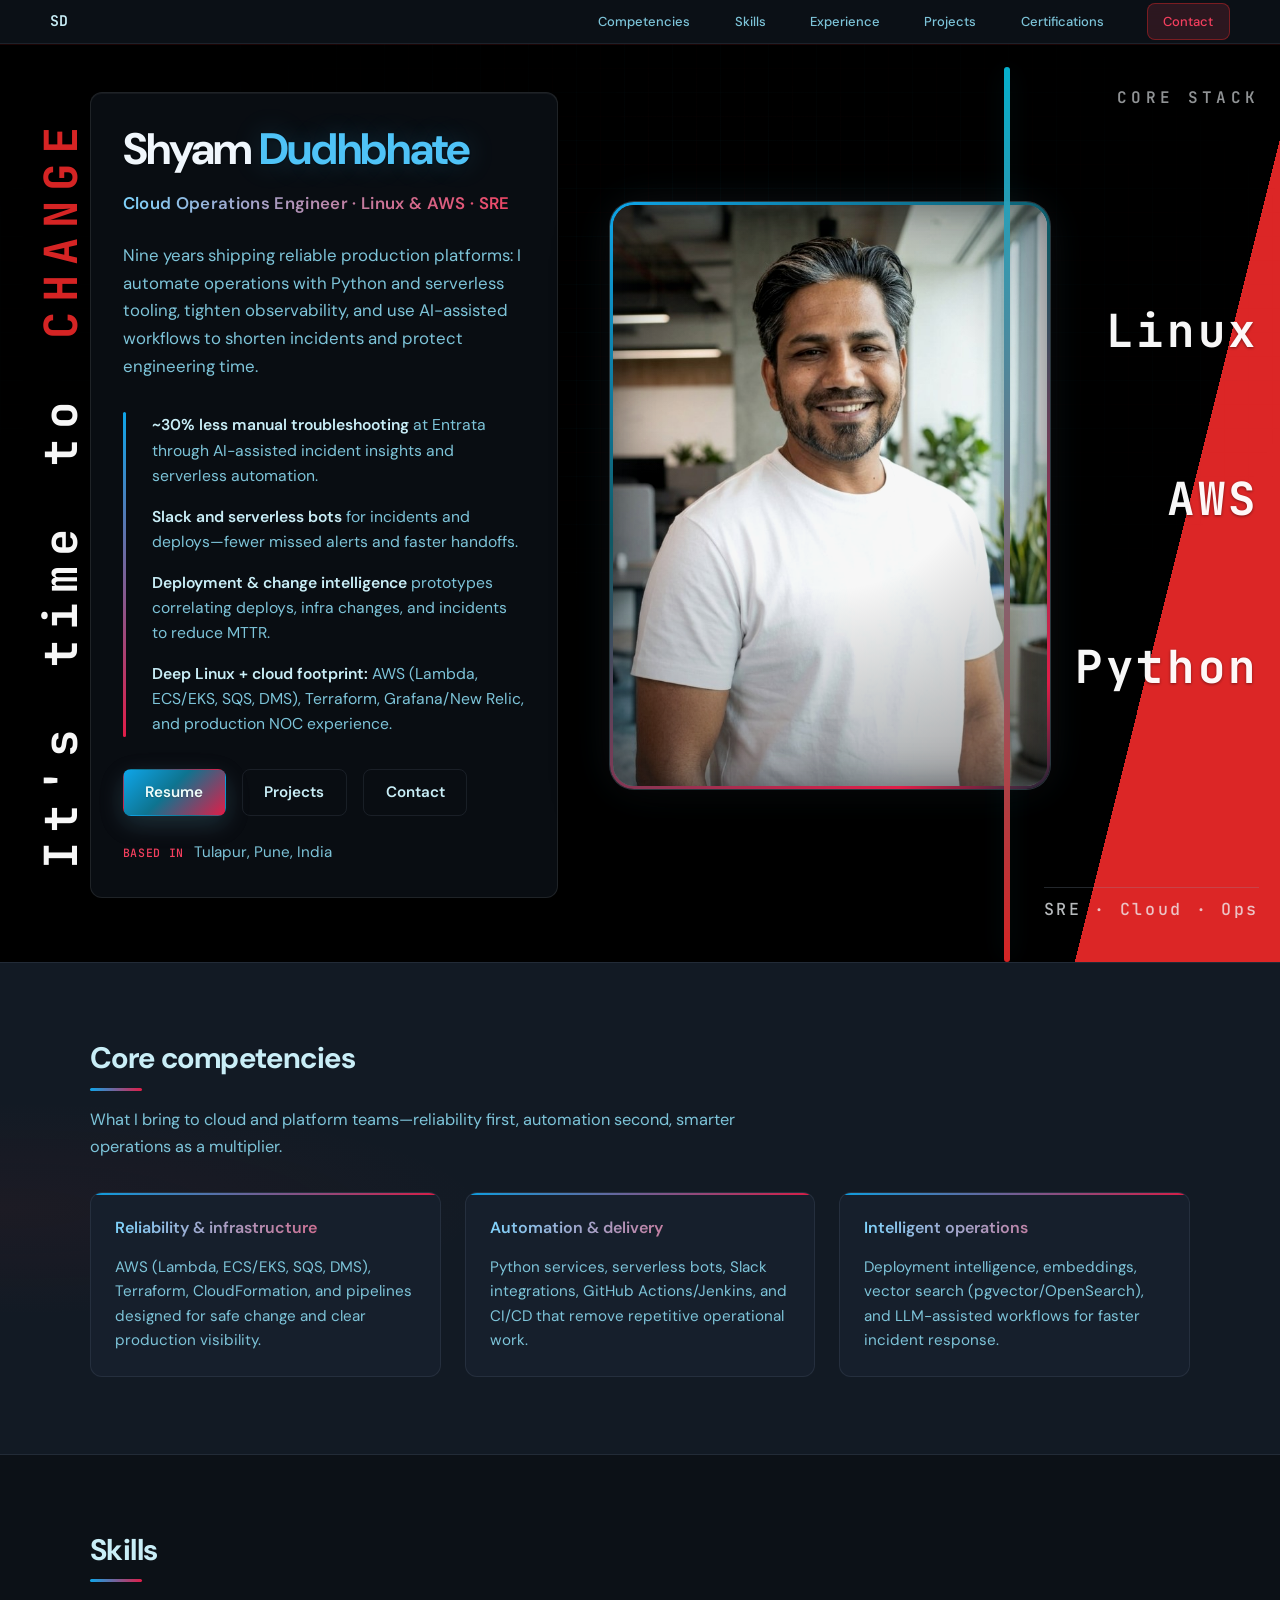
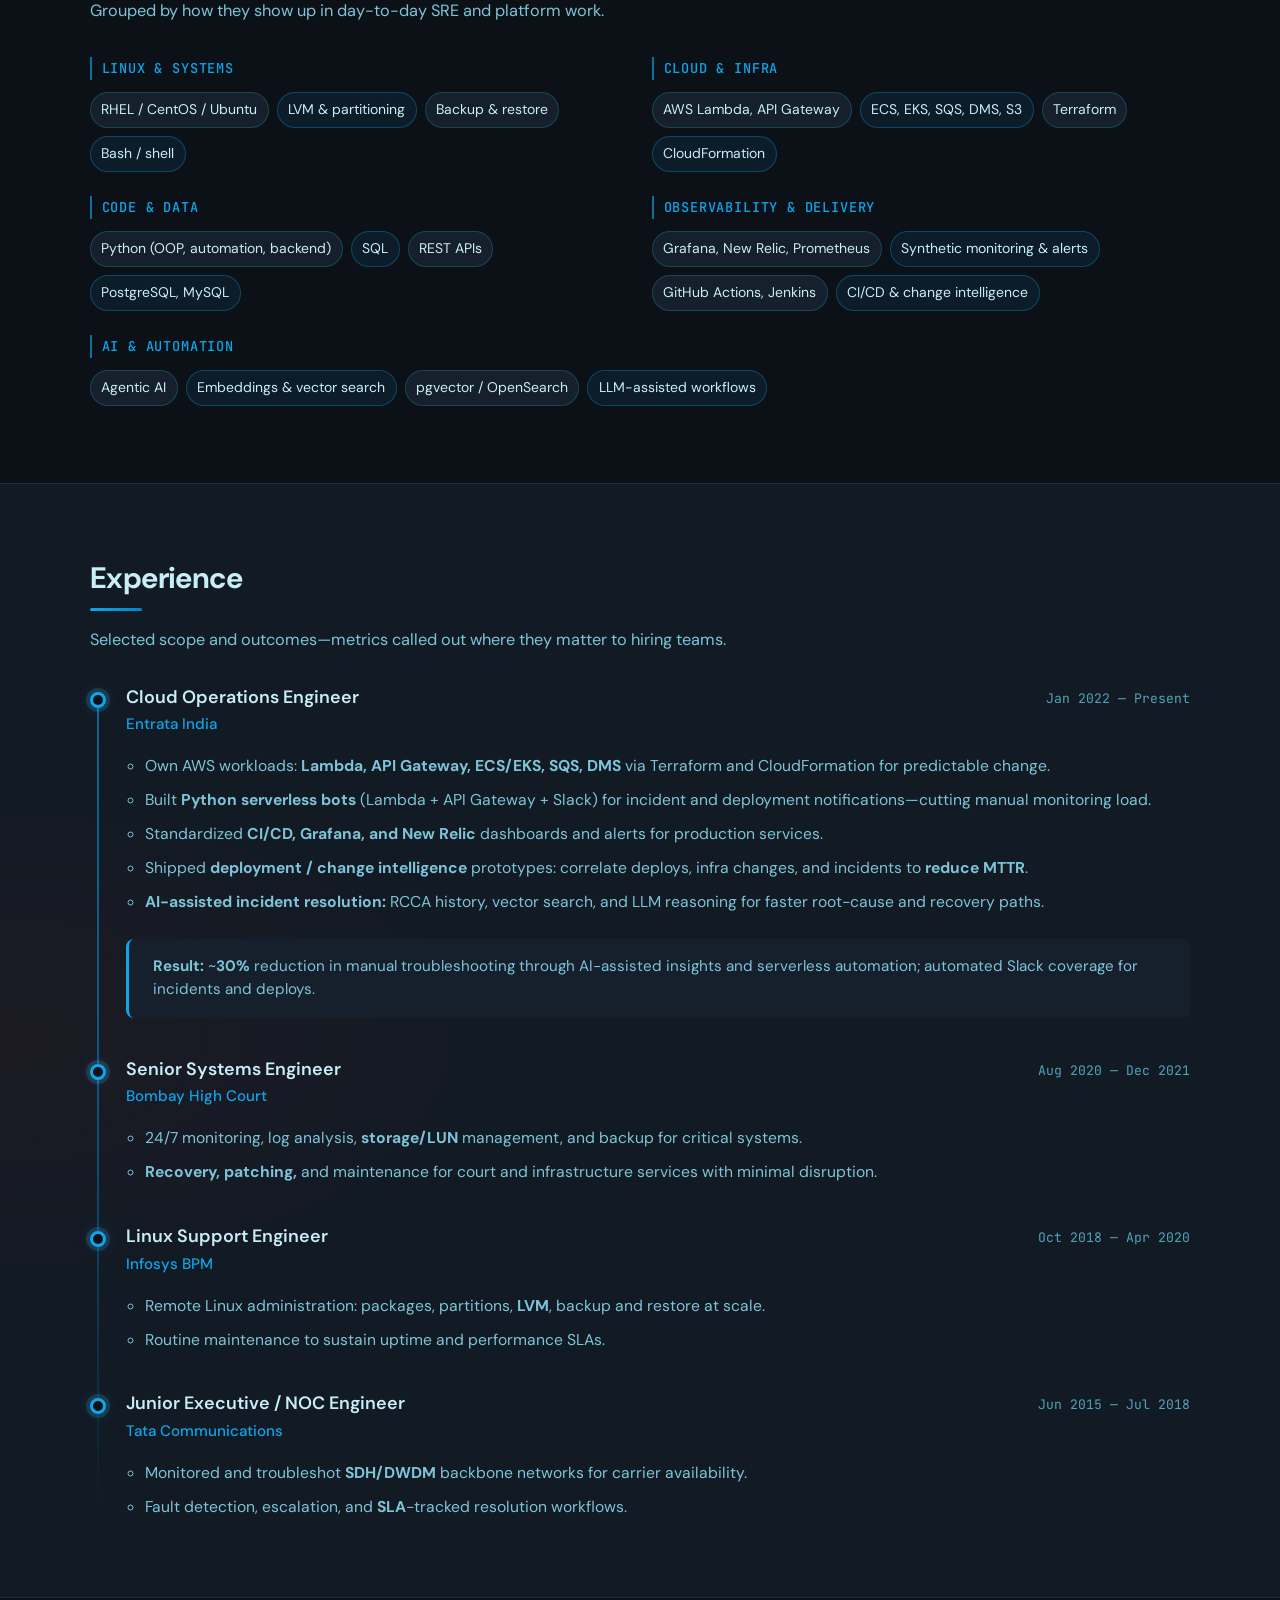
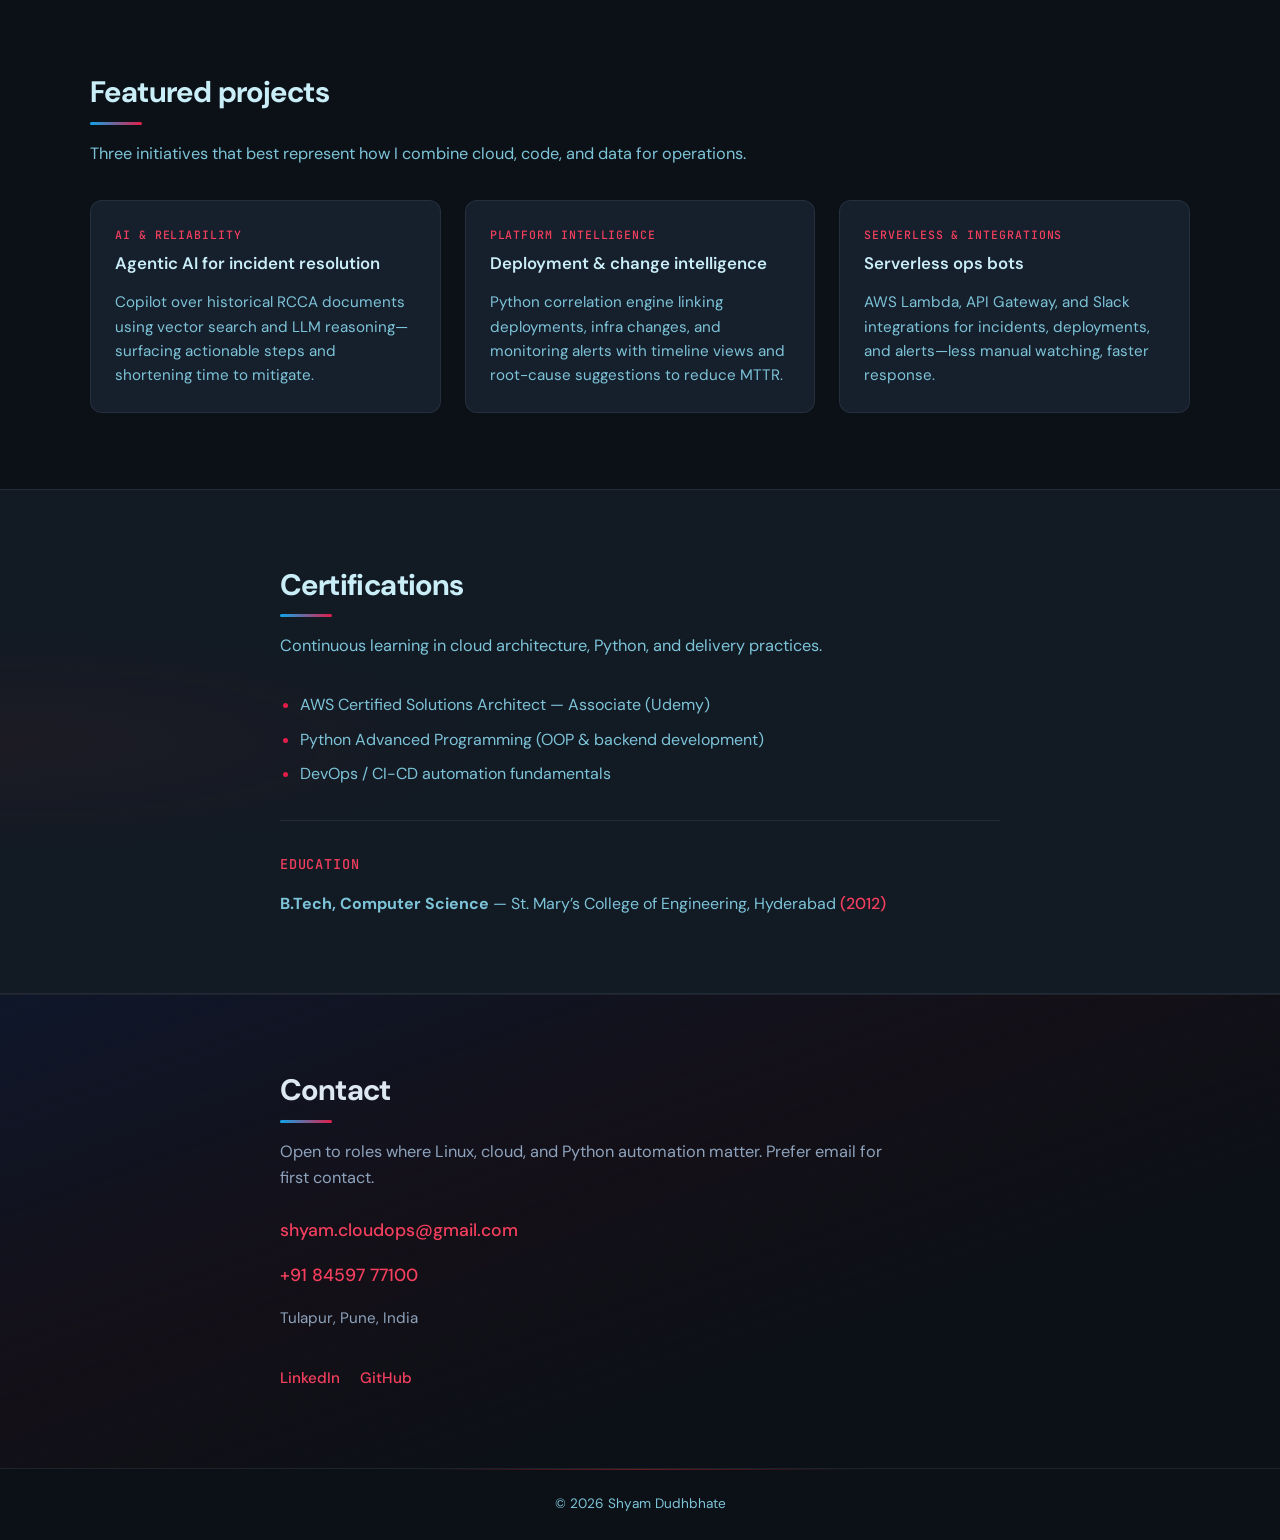
<file: index.html>
<!DOCTYPE html>
<html lang="en">
  <head>
    <meta charset="UTF-8" />
    <meta name="viewport" content="width=device-width, initial-scale=1.0" />
    <meta
      name="description"
      content="Shyam Dudhbhate — Cloud Operations & Linux Engineer. AWS, Python automation, SRE, and AI-assisted incident resolution."
    />
    <title>Shyam Dudhbhate — Cloud Operations &amp; SRE</title>
    <link rel="preconnect" href="https://fonts.googleapis.com" />
    <link rel="preconnect" href="https://fonts.gstatic.com" crossorigin />
    <link
      href="https://fonts.googleapis.com/css2?family=DM+Sans:ital,opsz,wght@0,9..40,400;0,9..40,500;0,9..40,600;0,9..40,700;1,9..40,400&family=JetBrains+Mono:wght@400;500&display=swap"
      rel="stylesheet"
    />
    <link rel="stylesheet" href="css/styles-red-preview.css" />
  </head>
  <body>
    <a class="skip-link" href="#main">Skip to content</a>
    <header class="site-header">
      <nav class="nav" aria-label="Primary">
        <a class="nav__brand" href="#hero">SD</a>
        <div class="nav__end">
          <button
            class="nav__toggle"
            type="button"
            aria-expanded="false"
            aria-controls="nav-menu"
            aria-label="Open menu"
          >
            <span class="nav__toggle-bar"></span>
            <span class="nav__toggle-bar"></span>
          </button>
          <ul id="nav-menu" class="nav__links">
            <li><a href="#competencies">Competencies</a></li>
            <li><a href="#skills">Skills</a></li>
            <li><a href="#experience">Experience</a></li>
            <li><a href="#projects">Projects</a></li>
            <li><a href="#certifications">Certifications</a></li>
            <li><a href="#contact" class="nav__cta">Contact</a></li>
          </ul>
        </div>
      </nav>
    </header>

    <main id="main">
      <section id="hero" class="hero" aria-labelledby="hero-heading">
        <div class="hero__grid" aria-hidden="true"></div>
        <p class="hero__sidetext hero__sidetext--left" aria-hidden="true">
          <span class="hero__sidetext-inner">
            It's time to <span class="hero__sidetext-change">CHANGE</span>
          </span>
        </p>
        <p class="hero__sidetext hero__sidetext--right" aria-hidden="true">
          <span class="hero__sidetext-stack">
            <span class="hero__sidetext-stack-label">Core stack</span>
            <span class="hero__sidetext-stack-main">
              <span class="hero__sidetext-stack-line">Linux</span>
              <span class="hero__sidetext-stack-line hero__sidetext-accent">AWS</span>
              <span class="hero__sidetext-stack-line">Python</span>
            </span>
            <span class="hero__sidetext-stack-footer">SRE · Cloud · Ops</span>
          </span>
        </p>
        <div class="hero__inner">
          <div class="hero__layout">
            <div class="hero__content">
              <h1 id="hero-heading" class="hero__title">
                <span class="hero__title-given">Shyam</span>
                <span class="hero__title-family">Dudhbhate</span>
              </h1>
              <p class="hero__role">Cloud Operations Engineer · Linux &amp; AWS · SRE</p>
              <p class="hero__impact">
                Nine years shipping reliable production platforms: I automate operations with Python and
                serverless tooling, tighten observability, and use AI-assisted workflows to shorten
                incidents and protect engineering time.
              </p>

              <h2 class="visually-hidden">Key achievements</h2>
              <ul class="hero__achievements">
                <li>
                  <strong>~30% less manual troubleshooting</strong> at Entrata through AI-assisted
                  incident insights and serverless automation.
                </li>
                <li>
                  <strong>Slack and serverless bots</strong> for incidents and deploys—fewer missed
                  alerts and faster handoffs.
                </li>
                <li>
                  <strong>Deployment &amp; change intelligence</strong> prototypes correlating deploys,
                  infra changes, and incidents to reduce MTTR.
                </li>
                <li>
                  <strong>Deep Linux + cloud footprint:</strong> AWS (Lambda, ECS/EKS, SQS, DMS),
                  Terraform, Grafana/New Relic, and production NOC experience.
                </li>
              </ul>

              <div class="hero__actions" role="group" aria-label="Primary actions">
                <a class="btn btn--primary" href="resume.pdf" download>Resume</a>
                <a class="btn btn--ghost" href="#projects">Projects</a>
                <a class="btn btn--ghost" href="#contact">Contact</a>
              </div>

              <p class="hero__location">
                <span class="hero__location-label">Based in</span> Tulapur, Pune, India
              </p>
            </div>

            <figure class="hero__figure" aria-label="Portrait">
              <div class="hero__portrait">
                <div class="hero__portrait-inner">
                  <img
                    class="hero__photo"
                    src="images/profile.png"
                    width="440"
                    height="587"
                    alt="Shyam Dudhbhate, Cloud Operations engineer"
                    decoding="async"
                  />
                </div>
              </div>
            </figure>
          </div>
        </div>
      </section>

      <section id="competencies" class="section section--alt" aria-labelledby="competencies-heading">
        <div class="container">
          <header class="section__header">
            <h2 id="competencies-heading" class="section__title">Core competencies</h2>
            <p class="section__lede">
              What I bring to cloud and platform teams—reliability first, automation second, smarter
              operations as a multiplier.
            </p>
          </header>
          <div class="competencies">
            <article class="competency-card">
              <h3 class="competency-card__title">Reliability &amp; infrastructure</h3>
              <p class="competency-card__text">
                AWS (Lambda, ECS/EKS, SQS, DMS), Terraform, CloudFormation, and pipelines designed for
                safe change and clear production visibility.
              </p>
            </article>
            <article class="competency-card">
              <h3 class="competency-card__title">Automation &amp; delivery</h3>
              <p class="competency-card__text">
                Python services, serverless bots, Slack integrations, GitHub Actions/Jenkins, and CI/CD
                that remove repetitive operational work.
              </p>
            </article>
            <article class="competency-card">
              <h3 class="competency-card__title">Intelligent operations</h3>
              <p class="competency-card__text">
                Deployment intelligence, embeddings, vector search (pgvector/OpenSearch), and
                LLM-assisted workflows for faster incident response.
              </p>
            </article>
          </div>
        </div>
      </section>

      <section id="skills" class="section" aria-labelledby="skills-heading">
        <div class="container">
          <header class="section__header">
            <h2 id="skills-heading" class="section__title">Skills</h2>
            <p class="section__lede">
              Grouped by how they show up in day-to-day SRE and platform work.
            </p>
          </header>
          <div class="skills">
            <div class="skills__group">
              <h3 class="skills__heading">Linux &amp; systems</h3>
              <ul class="tag-list">
                <li>RHEL / CentOS / Ubuntu</li>
                <li>LVM &amp; partitioning</li>
                <li>Backup &amp; restore</li>
                <li>Bash / shell</li>
              </ul>
            </div>
            <div class="skills__group">
              <h3 class="skills__heading">Cloud &amp; infra</h3>
              <ul class="tag-list">
                <li>AWS Lambda, API Gateway</li>
                <li>ECS, EKS, SQS, DMS, S3</li>
                <li>Terraform</li>
                <li>CloudFormation</li>
              </ul>
            </div>
            <div class="skills__group">
              <h3 class="skills__heading">Code &amp; data</h3>
              <ul class="tag-list">
                <li>Python (OOP, automation, backend)</li>
                <li>SQL</li>
                <li>REST APIs</li>
                <li>PostgreSQL, MySQL</li>
              </ul>
            </div>
            <div class="skills__group">
              <h3 class="skills__heading">Observability &amp; delivery</h3>
              <ul class="tag-list">
                <li>Grafana, New Relic, Prometheus</li>
                <li>Synthetic monitoring &amp; alerts</li>
                <li>GitHub Actions, Jenkins</li>
                <li>CI/CD &amp; change intelligence</li>
              </ul>
            </div>
            <div class="skills__group skills__group--wide">
              <h3 class="skills__heading">AI &amp; automation</h3>
              <ul class="tag-list">
                <li>Agentic AI</li>
                <li>Embeddings &amp; vector search</li>
                <li>pgvector / OpenSearch</li>
                <li>LLM-assisted workflows</li>
              </ul>
            </div>
          </div>
        </div>
      </section>

      <section id="experience" class="section section--alt" aria-labelledby="experience-heading">
        <div class="container">
          <header class="section__header">
            <h2 id="experience-heading" class="section__title">Experience</h2>
            <p class="section__lede">
              Selected scope and outcomes—metrics called out where they matter to hiring teams.
            </p>
          </header>
          <ol class="timeline">
            <li class="timeline__item">
              <div class="timeline__marker" aria-hidden="true"></div>
              <article class="timeline__content">
                <header class="timeline__header">
                  <div class="timeline__titles">
                    <h3 class="timeline__role">Cloud Operations Engineer</h3>
                    <p class="timeline__company">Entrata India</p>
                  </div>
                  <p class="timeline__dates">
                    <time datetime="2022-01">Jan 2022</time> — <time>Present</time>
                  </p>
                </header>
                <ul class="timeline__list">
                  <li>
                    Own AWS workloads: <strong>Lambda, API Gateway, ECS/EKS, SQS, DMS</strong> via
                    Terraform and CloudFormation for predictable change.
                  </li>
                  <li>
                    Built <strong>Python serverless bots</strong> (Lambda + API Gateway + Slack) for
                    incident and deployment notifications—cutting manual monitoring load.
                  </li>
                  <li>
                    Standardized <strong>CI/CD, Grafana, and New Relic</strong> dashboards and
                    alerts for production services.
                  </li>
                  <li>
                    Shipped <strong>deployment / change intelligence</strong> prototypes: correlate
                    deploys, infra changes, and incidents to <strong>reduce MTTR</strong>.
                  </li>
                  <li>
                    <strong>AI-assisted incident resolution:</strong> RCCA history, vector search, and
                    LLM reasoning for faster root-cause and recovery paths.
                  </li>
                </ul>
                <aside class="timeline__metric" aria-label="Key result">
                  <strong>Result:</strong> ~<strong>30%</strong> reduction in manual troubleshooting
                  through AI-assisted insights and serverless automation; automated Slack coverage for
                  incidents and deploys.
                </aside>
              </article>
            </li>
            <li class="timeline__item">
              <div class="timeline__marker" aria-hidden="true"></div>
              <article class="timeline__content">
                <header class="timeline__header">
                  <div class="timeline__titles">
                    <h3 class="timeline__role">Senior Systems Engineer</h3>
                    <p class="timeline__company">Bombay High Court</p>
                  </div>
                  <p class="timeline__dates">
                    <time datetime="2020-08">Aug 2020</time> —
                    <time datetime="2021-12">Dec 2021</time>
                  </p>
                </header>
                <ul class="timeline__list">
                  <li>
                    24/7 monitoring, log analysis, <strong>storage/LUN</strong> management, and backup
                    for critical systems.
                  </li>
                  <li>
                    <strong>Recovery, patching,</strong> and maintenance for court and infrastructure
                    services with minimal disruption.
                  </li>
                </ul>
              </article>
            </li>
            <li class="timeline__item">
              <div class="timeline__marker" aria-hidden="true"></div>
              <article class="timeline__content">
                <header class="timeline__header">
                  <div class="timeline__titles">
                    <h3 class="timeline__role">Linux Support Engineer</h3>
                    <p class="timeline__company">Infosys BPM</p>
                  </div>
                  <p class="timeline__dates">
                    <time datetime="2018-10">Oct 2018</time> —
                    <time datetime="2020-04">Apr 2020</time>
                  </p>
                </header>
                <ul class="timeline__list">
                  <li>
                    Remote Linux administration: packages, partitions, <strong>LVM</strong>, backup and
                    restore at scale.
                  </li>
                  <li>Routine maintenance to sustain uptime and performance SLAs.</li>
                </ul>
              </article>
            </li>
            <li class="timeline__item">
              <div class="timeline__marker" aria-hidden="true"></div>
              <article class="timeline__content">
                <header class="timeline__header">
                  <div class="timeline__titles">
                    <h3 class="timeline__role">Junior Executive / NOC Engineer</h3>
                    <p class="timeline__company">Tata Communications</p>
                  </div>
                  <p class="timeline__dates">
                    <time datetime="2015-06">Jun 2015</time> —
                    <time datetime="2018-07">Jul 2018</time>
                  </p>
                </header>
                <ul class="timeline__list">
                  <li>
                    Monitored and troubleshot <strong>SDH/DWDM</strong> backbone networks for carrier
                    availability.
                  </li>
                  <li>
                    Fault detection, escalation, and <strong>SLA</strong>-tracked resolution workflows.
                  </li>
                </ul>
              </article>
            </li>
          </ol>
        </div>
      </section>

      <section id="projects" class="section" aria-labelledby="projects-heading">
        <div class="container">
          <header class="section__header">
            <h2 id="projects-heading" class="section__title">Featured projects</h2>
            <p class="section__lede">
              Three initiatives that best represent how I combine cloud, code, and data for operations.
            </p>
          </header>
          <div class="featured-projects">
            <article class="project-card">
              <p class="project-card__label">AI &amp; reliability</p>
              <h3 class="project-card__title">Agentic AI for incident resolution</h3>
              <p class="project-card__text">
                Copilot over historical RCCA documents using vector search and LLM reasoning—surfacing
                actionable steps and shortening time to mitigate.
              </p>
            </article>
            <article class="project-card">
              <p class="project-card__label">Platform intelligence</p>
              <h3 class="project-card__title">Deployment &amp; change intelligence</h3>
              <p class="project-card__text">
                Python correlation engine linking deployments, infra changes, and monitoring alerts with
                timeline views and root-cause suggestions to reduce MTTR.
              </p>
            </article>
            <article class="project-card">
              <p class="project-card__label">Serverless &amp; integrations</p>
              <h3 class="project-card__title">Serverless ops bots</h3>
              <p class="project-card__text">
                AWS Lambda, API Gateway, and Slack integrations for incidents, deployments, and
                alerts—less manual watching, faster response.
              </p>
            </article>
          </div>
        </div>
      </section>

      <section id="certifications" class="section section--alt" aria-labelledby="certifications-heading">
        <div class="container container--narrow">
          <header class="section__header">
            <h2 id="certifications-heading" class="section__title">Certifications</h2>
            <p class="section__lede">
              Continuous learning in cloud architecture, Python, and delivery practices.
            </p>
          </header>
          <div class="cert-grid">
            <ul class="cert-list">
              <li>AWS Certified Solutions Architect — Associate (Udemy)</li>
              <li>Python Advanced Programming (OOP &amp; backend development)</li>
              <li>DevOps / CI-CD automation fundamentals</li>
            </ul>
          </div>
          <div class="education-block">
            <h3 class="education-block__title">Education</h3>
            <p class="education-block__text">
              <strong>B.Tech, Computer Science</strong> — St. Mary’s College of Engineering, Hyderabad
              <span class="education-block__year">(2012)</span>
            </p>
          </div>
        </div>
      </section>

      <section id="contact" class="section section--contact" aria-labelledby="contact-heading">
        <div class="container container--narrow">
          <h2 id="contact-heading" class="section__title section__title--light">Contact</h2>
          <p class="section__lede section__lede--on-dark">
            Open to roles where Linux, cloud, and Python automation matter. Prefer email for first
            contact.
          </p>
          <address class="contact__address">
            <a class="contact__link" href="mailto:shyam.cloudops@gmail.com">shyam.cloudops@gmail.com</a>
            <a class="contact__link" href="tel:+918459777100">+91 84597 77100</a>
            <span class="contact__note">Tulapur, Pune, India</span>
          </address>
          <ul class="social">
            <li>
              <a
                class="social__link"
                href="https://www.linkedin.com/"
                target="_blank"
                rel="noopener noreferrer"
                >LinkedIn</a
              >
            </li>
            <li>
              <a
                class="social__link"
                href="https://github.com/"
                target="_blank"
                rel="noopener noreferrer"
                >GitHub</a
              >
            </li>
          </ul>
        </div>
      </section>
    </main>

    <footer class="footer">
      <div class="container footer__inner">
        <p class="footer__copy">© <span id="year"></span> Shyam Dudhbhate</p>
      </div>
    </footer>

    <script src="js/main.js"></script>
  </body>
</html>
</file>
<file: css/styles-red-preview.css>
/* Design tokens */
:root {
  --bg: #0c1117;
  --bg-elevated: #121a24;
  --bg-card: #161f2c;
  --border: rgba(148, 163, 184, 0.12);
  /* Main content typography — cyan-tinted (hero sidetext L/R uses pinned hex — unchanged) */
  --text: #c9eef7;
  --text-muted: #7dc4d9;
  --text-subtle: #52a3ba;
  /* Slate copy preserved for #contact only */
  --contact-body-text: #dde8f3;
  --contact-body-muted: #8ea3bd;
  --accent: #4fc3f7;
  --accent-dim: rgba(79, 195, 247, 0.16);
  --accent-strong: #0ea5e9;
  /* Emphasis / labels / CTAs outside hero gutters */
  --red: #f43f5e;
  --red-dim: rgba(244, 63, 94, 0.14);
  --red-strong: #e11d48;
  --font-sans: "DM Sans", system-ui, sans-serif;
  --font-mono: "JetBrains Mono", ui-monospace, monospace;
  --radius: 12px;
  --radius-sm: 8px;
  --shadow: 0 24px 48px rgba(0, 0, 0, 0.35);
  --max: 1100px;
  --narrow: 720px;
  --header-h: 44px;
  --space-1: 0.5rem;
  --space-2: 1rem;
  --space-3: 1.5rem;
  --space-4: 2rem;
  --space-5: 3rem;
  --section-pad-y: clamp(3rem, 6vw, 5rem);
  --section-pad-x: 1.25rem;
}

*,
*::before,
*::after {
  box-sizing: border-box;
}

html {
  scroll-behavior: smooth;
}

body {
  margin: 0;
  font-family: var(--font-sans);
  font-size: 1.0625rem;
  line-height: 1.65;
  color: var(--text);
  background: var(--bg);
  -webkit-font-smoothing: antialiased;
}

.visually-hidden {
  position: absolute;
  width: 1px;
  height: 1px;
  padding: 0;
  margin: -1px;
  overflow: hidden;
  clip: rect(0, 0, 0, 0);
  white-space: nowrap;
  border: 0;
}

.skip-link {
  position: absolute;
  left: -9999px;
  z-index: 999;
  padding: 0.75rem 1rem;
  background: linear-gradient(135deg, var(--accent-strong), var(--red-strong));
  color: #0c1117;
  font-weight: 600;
}

.skip-link:focus {
  left: 1rem;
  top: 1rem;
}

a {
  color: var(--accent);
  text-decoration: none;
}

a:hover {
  text-decoration: underline;
  text-underline-offset: 3px;
}

a:focus-visible {
  outline: 2px solid var(--accent);
  outline-offset: 3px;
}

.nav__cta:focus-visible {
  outline-color: var(--red-strong);
}

.site-header {
  position: sticky;
  top: 0;
  z-index: 50;
  height: var(--header-h);
  background: rgba(12, 17, 23, 0.85);
  backdrop-filter: blur(12px);
  border-bottom: 1px solid var(--border);
  box-shadow: 0 1px 0 rgba(220, 38, 38, 0.12);
}

.nav {
  box-sizing: border-box;
  width: 100%;
  max-width: none;
  margin: 0;
  padding: 0 clamp(1.55rem, 5.5vw, 3.15rem);
  height: 100%;
  display: flex;
  flex-wrap: nowrap;
  align-items: center;
  justify-content: space-between;
  gap: clamp(1.85rem, 5vw, 4.35rem);
}

.nav__brand {
  flex-shrink: 0;
  font-family: var(--font-mono);
  font-weight: 600;
  font-size: 0.925rem;
  color: var(--text);
  letter-spacing: -0.02em;
}

/* Toggle + desktop link row — stays flush right */
.nav__end {
  display: flex;
  align-items: center;
  justify-content: flex-end;
  min-width: 0;
  flex: 1 1 auto;
}

.nav__brand:hover {
  color: var(--red);
  text-decoration: none;
}

.nav__toggle {
  display: none;
  flex-direction: column;
  gap: 5px;
  padding: 0.4rem;
  background: transparent;
  border: 1px solid var(--border);
  border-radius: var(--radius-sm);
  cursor: pointer;
}

.nav__toggle-bar {
  display: block;
  width: 22px;
  height: 2px;
  background: var(--text);
  border-radius: 1px;
}

.nav__links {
  list-style: none;
  margin: 0;
  padding: 0;
  display: flex;
  align-items: center;
  flex-wrap: nowrap;
  gap: 0.88rem;
  justify-content: flex-end;
}

.nav__links a {
  display: block;
  padding: 0.45rem 0.95rem;
  color: var(--text-muted);
  font-weight: 500;
  font-size: 0.8125rem;
  border-radius: var(--radius-sm);
  text-decoration: none;
  white-space: nowrap;
}

.nav__links a:hover {
  color: var(--text);
  background: linear-gradient(
    135deg,
    rgba(255, 255, 255, 0.05),
    rgba(220, 38, 38, 0.08)
  );
  text-decoration: none;
}

.nav__cta {
  margin-left: 0.88rem;
  background: var(--red-dim) !important;
  color: var(--red) !important;
  border: 1px solid rgba(220, 38, 38, 0.45);
}

.nav__cta:hover {
  background: rgba(220, 38, 38, 0.22) !important;
}

.hero {
  position: relative;
  isolation: isolate;
  min-height: calc(100vh - var(--header-h));
  display: flex;
  align-items: center;
  /* Side gutters so absolute sidetext isn’t clipped or hidden under the portrait on wide displays */
  padding: 3rem clamp(1rem, 3vw, 2rem) 4rem;
  overflow: hidden;
}

@media (min-width: 900px) {
  .hero {
    padding-left: clamp(2.75rem, 7vw, 6.5rem);
    padding-right: clamp(9rem, 18vw, 22rem);
  }
}

@media (min-width: 1400px) {
  .hero {
    padding-right: clamp(12rem, 18vw, 24rem);
  }
}

/* Black dominates left/center; slim red on right — split ~86.4% (~104deg) */
.hero::before {
  content: "";
  position: absolute;
  inset: 0;
  z-index: 0;
  background: linear-gradient(
    104deg,
    #000000 0%,
    #000000 86.4%,
    #dc2626 86.4%,
    #dc2626 100%
  );
  pointer-events: none;
}

.hero__sidetext {
  position: absolute;
  /* Above hero__inner so labels aren’t covered by the portrait on large / external displays */
  z-index: 4;
  margin: 0;
  pointer-events: none;
  opacity: 0.97;
}

/* Pinned — must not follow :root --red / --accent (rest of page uses updated tokens) */
.hero__sidetext-change {
  color: #dc2626;
}

.hero__sidetext-accent {
  color: #22d3ee;
}

/* Left: large vertical strip (bottom→top) — “It’s time to CHANGE” */
.hero__sidetext--left {
  left: clamp(0.35rem, 1.25vw, 1.25rem);
  right: auto;
  top: 0;
  bottom: 0;
  display: flex;
  align-items: center;
  justify-content: center;
  width: clamp(2.75rem, min(12vw, 10vh), 7rem);
}

.hero__sidetext--left .hero__sidetext-inner {
  display: inline-block;
  position: relative;
  /* Slight nudge up so the strip reads centered in the window (optical balance) */
  top: clamp(-0.65rem, -2.25vh, -1.75rem);
  transform: rotate(-90deg);
  transform-origin: center center;
  white-space: nowrap;
  font-family: var(--font-mono);
  /* Cap max size so long displays / Mac screens don’t overflow the gutter */
  font-size: clamp(1.1rem, min(5.5vmin, 7vh), 2.85rem);
  font-weight: 700;
  letter-spacing: 0.22em;
  word-spacing: 0.35em;
  color: #ffffff;
  line-height: 1;
  max-width: min(90vh, 100vw);
  text-shadow: 0 1px 3px rgba(0, 0, 0, 0.4);
}

/* Right: full hero height — sits in reserved padding; scales down on huge viewports */
.hero__sidetext--right {
  left: auto;
  right: clamp(0.45rem, 1.65vw, 1.75rem);
  top: 0;
  bottom: 0;
  transform: none;
  width: auto;
  max-width: min(42vw, 17rem);
  height: 100%;
  margin: 0;
  display: flex;
  flex-direction: column;
  align-items: flex-end;
  justify-content: stretch;
}

.hero__sidetext-stack {
  position: relative;
  display: flex;
  flex-direction: column;
  align-items: flex-end;
  justify-content: space-between;
  flex: 1 1 auto;
  min-height: 0;
  width: max-content;
  max-width: 100%;
  gap: clamp(0.5rem, 1.5vmin, 1rem);
  padding: clamp(1.25rem, 4.5vh, 3rem) 0 clamp(1.25rem, 4.5vh, 3rem)
    clamp(1.35rem, 3.15vw, 2.5rem);
  box-sizing: border-box;
}

.hero__sidetext-stack::before {
  content: "";
  position: absolute;
  left: 0;
  top: clamp(0.75rem, 2.5vh, 1.5rem);
  bottom: 0;
  width: 6px;
  border-radius: 3px;
  background: linear-gradient(180deg, #06b6d4 0%, #dc2626 100%);
  box-shadow: 0 0 28px rgba(34, 211, 238, 0.15);
}

.hero__sidetext-stack-label {
  font-family: var(--font-mono);
  font-size: clamp(0.72rem, min(1.85vmin, 2.2vh), 1rem);
  font-weight: 600;
  letter-spacing: 0.26em;
  text-transform: uppercase;
  color: rgba(241, 245, 249, 0.62);
  flex-shrink: 0;
}

.hero__sidetext-stack-main {
  display: flex;
  flex-direction: column;
  align-items: flex-end;
  justify-content: center;
  flex: 1 1 auto;
  gap: clamp(3.25rem, min(13.5vmin, 17vh), 8rem);
  min-height: 0;
}

.hero__sidetext-stack-footer {
  font-family: var(--font-mono);
  font-size: clamp(0.72rem, min(1.85vmin, 2.4vh), 1.05rem);
  font-weight: 500;
  letter-spacing: 0.16em;
  color: rgba(241, 245, 249, 0.78);
  text-align: right;
  max-width: 100%;
  line-height: 1.5;
  padding-top: clamp(0.35rem, 1vh, 0.65rem);
  border-top: 1px solid rgba(148, 163, 184, 0.25);
  flex-shrink: 0;
}

.hero__sidetext-stack-line {
  display: block;
  font-family: var(--font-mono);
  font-size: clamp(1.35rem, min(6.5vmin, 8vh), 2.85rem);
  font-weight: 700;
  letter-spacing: 0.08em;
  color: #ffffff;
  line-height: 1.02;
  text-align: right;
  text-shadow: 0 1px 3px rgba(0, 0, 0, 0.45);
}

@media (max-width: 640px) {
  .hero__sidetext {
    display: none;
  }
}

.hero__grid {
  position: absolute;
  inset: 0;
  z-index: 1;
  background-image:
    linear-gradient(rgba(34, 211, 238, 0.028) 1px, transparent 1px),
    linear-gradient(90deg, rgba(34, 211, 238, 0.028) 1px, transparent 1px),
    linear-gradient(rgba(220, 38, 38, 0.022) 1px, transparent 1px),
    linear-gradient(90deg, rgba(220, 38, 38, 0.022) 1px, transparent 1px);
  background-size: 48px 48px;
  background-position: 0 0, 0 0, 24px 24px, 24px 24px;
  mask-image: radial-gradient(ellipse 80% 60% at 50% 30%, black 20%, transparent 70%);
  pointer-events: none;
}

.hero__inner {
  position: relative;
  z-index: 3;
  max-width: var(--max);
  margin: 0 auto;
  width: 100%;
}

.hero__layout {
  display: flex;
  flex-direction: column;
  align-items: center;
  gap: clamp(2rem, 4vw, 3.5rem);
}

/* Frosted panel keeps hero copy readable on black/red wash without heavy shadows */
.hero__content {
  width: 100%;
  padding: clamp(1.25rem, 4vw, 2rem);
  border-radius: var(--radius);
  background: rgba(12, 17, 23, 0.82);
  backdrop-filter: blur(16px);
  -webkit-backdrop-filter: blur(16px);
  border: 1px solid rgba(255, 255, 255, 0.09);
  box-shadow:
    0 24px 56px rgba(0, 0, 0, 0.5),
    inset 0 1px 0 rgba(255, 255, 255, 0.05);
}

.hero__figure {
  margin: 0;
  flex-shrink: 0;
}

/* Theme-matched portrait: standing rectangle, rounded corners */
.hero__portrait {
  --portrait-radius: clamp(18px, 2.2vw, 24px);
  position: relative;
  /* Large portrait; width capped by vw and vh so height never exceeds ~72vh */
  width: clamp(268px, min(82vw, 54vh), 400px);
  aspect-ratio: 3 / 4;
  border-radius: var(--portrait-radius);
  padding: 3px;
  background: linear-gradient(
    145deg,
    var(--accent-strong) 0%,
    rgba(34, 211, 238, 0.42) 38%,
    var(--red-strong) 88%,
    rgba(30, 41, 59, 0.95) 100%
  );
  box-shadow:
    0 0 0 1px rgba(34, 211, 238, 0.22),
    0 0 0 1px rgba(220, 38, 38, 0.18),
    0 24px 56px rgba(0, 0, 0, 0.45),
    0 0 48px rgba(6, 182, 212, 0.1),
    0 0 40px rgba(220, 38, 38, 0.08);
}

.hero__portrait-inner {
  position: relative;
  width: 100%;
  height: 100%;
  border-radius: calc(var(--portrait-radius) - 3px);
  overflow: hidden;
  background: var(--bg-card);
}

.hero__portrait-inner::after {
  content: "";
  position: absolute;
  inset: 0;
  border-radius: inherit;
  pointer-events: none;
  box-shadow: inset 0 0 40px rgba(12, 17, 23, 0.5);
  background: radial-gradient(
    ellipse 90% 70% at 50% 38%,
    transparent 40%,
    rgba(12, 17, 23, 0.38) 100%
  );
}

.hero__photo {
  display: block;
  width: 100%;
  height: 100%;
  object-fit: cover;
  object-position: center 25%;
  transform: scale(1.02);
  filter: saturate(0.93) contrast(1.06) brightness(0.97);
}

@media (min-width: 900px) {
  .hero__layout {
    flex-direction: row;
    align-items: center;
    justify-content: space-between;
    gap: clamp(2rem, 4vw, 4rem);
  }

  .hero__content {
    flex: 1;
    min-width: 0;
    max-width: 32rem;
  }

  .hero__figure {
    order: 1;
  }

  .hero__content {
    order: 0;
  }

  /* Slightly larger on wide screens when there is room */
  .hero__portrait {
    width: clamp(300px, min(36vw, 58vh), 440px);
  }
}

@media (max-width: 899px) {
  .hero__figure {
    order: -1;
  }
}

.hero__title {
  font-size: clamp(2rem, 4.5vw, 2.75rem);
  font-weight: 700;
  letter-spacing: -0.03em;
  line-height: 1.12;
  margin: 0 0 var(--space-2);
  color: var(--text);
}

.hero__title-given {
  color: #f0f6fc;
  text-shadow: 0 1px 2px rgba(0, 0, 0, 0.35);
}

.hero__title-family {
  color: var(--accent);
  text-shadow: 0 1px 2px rgba(0, 0, 0, 0.4), 0 0 28px rgba(79, 195, 247, 0.22);
}

.hero__role {
  margin: 0 0 var(--space-3);
  font-size: 1.05rem;
  font-weight: 600;
  background: linear-gradient(105deg, #7dd3fc 0%, var(--red) 100%);
  -webkit-background-clip: text;
  background-clip: text;
  color: transparent;
  letter-spacing: 0.02em;
}

.hero__impact {
  max-width: 38rem;
  margin: 0 0 var(--space-4);
  font-size: 1.05rem;
  color: var(--text-muted);
  line-height: 1.65;
}

.hero__achievements {
  position: relative;
  list-style: none;
  margin: 0 0 var(--space-4);
  padding: 0;
  max-width: 40rem;
  padding-left: var(--space-3);
}

.hero__achievements::before {
  content: "";
  position: absolute;
  left: 0;
  top: 0;
  bottom: 0;
  width: 3px;
  border-radius: 2px;
  background: linear-gradient(to bottom, var(--accent-strong), var(--red-strong));
}

.hero__achievements li {
  position: relative;
  margin-bottom: var(--space-2);
  padding-left: 0.35rem;
  font-size: 0.98rem;
  color: var(--text-muted);
  line-height: 1.6;
}

.hero__achievements li:last-child {
  margin-bottom: 0;
}

.hero__achievements strong {
  color: var(--text);
  font-weight: 600;
}

.hero__actions {
  display: flex;
  flex-wrap: wrap;
  gap: var(--space-2);
  margin-bottom: var(--space-3);
}

.btn {
  display: inline-flex;
  align-items: center;
  justify-content: center;
  padding: 0.65rem 1.35rem;
  font-family: inherit;
  font-size: 0.95rem;
  font-weight: 600;
  border-radius: var(--radius-sm);
  border: 1px solid transparent;
  cursor: pointer;
  text-decoration: none;
  transition: background 0.2s, border-color 0.2s, color 0.2s;
}

.btn--primary {
  background: linear-gradient(135deg, var(--accent-strong) 0%, #0e7490 45%, var(--red-strong) 100%);
  color: #f0fdfa;
  text-shadow: 0 1px 1px rgba(0, 0, 0, 0.2);
  box-shadow:
    0 8px 24px rgba(6, 182, 212, 0.2),
    0 8px 28px rgba(220, 38, 38, 0.12);
}

.btn--primary:hover {
  filter: brightness(1.08);
  text-decoration: none;
}

.btn--ghost {
  background: transparent;
  border-color: var(--border);
  color: var(--text);
}

.btn--ghost:hover {
  border-color: rgba(220, 38, 38, 0.35);
  background: rgba(220, 38, 38, 0.06);
  text-decoration: none;
}

.hero__location {
  margin: 0;
  font-size: 0.95rem;
  color: var(--text-muted);
}

.hero__location-label {
  display: inline-block;
  margin-right: 0.35rem;
  font-family: var(--font-mono);
  font-size: 0.72rem;
  font-weight: 500;
  letter-spacing: 0.06em;
  text-transform: uppercase;
  color: var(--red);
}

.section {
  padding: var(--section-pad-y) var(--section-pad-x);
}

.section--alt {
  background:
    radial-gradient(ellipse 70% 40% at 0% 50%, rgba(220, 38, 38, 0.05) 0%, transparent 55%),
    var(--bg-elevated);
  border-top: 1px solid var(--border);
  border-bottom: 1px solid var(--border);
}

.section__header {
  margin-bottom: var(--space-4);
  max-width: 42rem;
}

.section__title {
  font-size: clamp(1.5rem, 2.5vw, 1.85rem);
  font-weight: 700;
  letter-spacing: -0.02em;
  line-height: 1.25;
  margin: 0 0 var(--space-2);
  color: var(--text);
}

.section__title::after {
  content: "";
  display: block;
  width: 3.25rem;
  height: 3px;
  margin-top: 0.65rem;
  border-radius: 2px;
  background: linear-gradient(90deg, var(--accent-strong), var(--red-strong));
}

#experience .section__title::after {
  background: linear-gradient(90deg, var(--accent-strong), #0284c7);
}

.section__title--light {
  color: var(--text);
}

.section__lede {
  margin: 0;
  font-size: 1.02rem;
  color: var(--text-muted);
  line-height: 1.65;
}

.section__lede--on-dark {
  max-width: 38rem;
}

.container {
  max-width: var(--max);
  margin: 0 auto;
}

.container--narrow {
  max-width: var(--narrow);
}

.competencies {
  display: grid;
  grid-template-columns: repeat(3, 1fr);
  gap: var(--space-3);
  align-items: stretch;
}

.competency-card {
  position: relative;
  overflow: hidden;
  background: var(--bg-card);
  border: 1px solid var(--border);
  border-radius: var(--radius);
  padding: var(--space-3) var(--space-3);
  transition: border-color 0.2s ease, box-shadow 0.2s ease;
}

.competency-card::before {
  content: "";
  position: absolute;
  top: 0;
  left: 0;
  right: 0;
  height: 2px;
  background: linear-gradient(90deg, var(--accent-strong), var(--red-strong));
  opacity: 0.95;
}

.competency-card:hover {
  border-color: rgba(220, 38, 38, 0.22);
  box-shadow: 0 0 0 1px rgba(34, 211, 238, 0.08);
}

.competency-card__title {
  font-size: 1rem;
  font-weight: 600;
  margin: 0 0 var(--space-2);
  line-height: 1.35;
  background: linear-gradient(105deg, #7dd3fc 0%, var(--red) 100%);
  -webkit-background-clip: text;
  background-clip: text;
  color: transparent;
}

.competency-card__text {
  margin: 0;
  font-size: 0.95rem;
  color: var(--text-muted);
  line-height: 1.6;
}

.skills {
  display: grid;
  grid-template-columns: repeat(2, 1fr);
  gap: 1.5rem;
}

.skills__group--wide {
  grid-column: 1 / -1;
}

.skills__heading {
  font-size: 0.85rem;
  font-family: var(--font-mono);
  text-transform: uppercase;
  letter-spacing: 0.06em;
  color: var(--accent-strong);
  margin: 0 0 0.75rem;
  font-weight: 500;
  padding-left: 0.6rem;
  border-left: 2px solid rgba(14, 165, 233, 0.65);
}

.tag-list {
  list-style: none;
  margin: 0;
  padding: 0;
  display: flex;
  flex-wrap: wrap;
  gap: 0.5rem;
}

.tag-list li {
  font-size: 0.875rem;
  padding: 0.35rem 0.65rem;
  background: var(--bg-card);
  border: 1px solid var(--border);
  border-radius: 999px;
  color: var(--text);
}

.tag-list li:nth-child(odd) {
  border-color: rgba(34, 211, 238, 0.22);
}

.tag-list li:nth-child(even) {
  border-color: rgba(14, 165, 233, 0.32);
  background: rgba(14, 165, 233, 0.08);
  color: var(--text);
}

.timeline {
  list-style: none;
  margin: 0;
  padding: 0;
  position: relative;
}

.timeline::before {
  content: "";
  position: absolute;
  left: 7px;
  top: 6px;
  bottom: 6px;
  width: 2px;
  background: linear-gradient(to bottom, var(--accent-strong), #0284c7, transparent);
  border-radius: 1px;
  opacity: 0.55;
}

.timeline__item {
  position: relative;
  padding-left: 2.25rem;
  padding-bottom: 2.5rem;
}

.timeline__item:last-child {
  padding-bottom: 0;
}

.timeline__marker {
  position: absolute;
  left: 0;
  top: 6px;
  width: 16px;
  height: 16px;
  border-radius: 50%;
  background: var(--bg);
  border: 3px solid var(--accent-strong);
  box-shadow:
    0 0 0 4px var(--accent-dim),
    0 0 14px rgba(14, 165, 233, 0.28);
}

.timeline__header {
  display: flex;
  flex-wrap: wrap;
  align-items: baseline;
  justify-content: space-between;
  gap: var(--space-2) var(--space-3);
  margin-bottom: var(--space-2);
}

.timeline__titles {
  flex: 1;
  min-width: min(100%, 14rem);
}

.timeline__role {
  font-size: 1.12rem;
  font-weight: 600;
  margin: 0 0 0.2rem;
  line-height: 1.3;
  color: var(--text);
}

.timeline__company {
  margin: 0;
  color: var(--accent-strong);
  font-weight: 500;
  font-size: 0.95rem;
}

.timeline__dates {
  margin: 0;
  font-size: 0.82rem;
  font-family: var(--font-mono);
  color: var(--text-subtle);
  white-space: nowrap;
}

.timeline__list {
  margin: 0;
  padding-left: 1.2rem;
  color: var(--text-muted);
  font-size: 0.98rem;
}

.timeline__list li {
  margin-bottom: 0.5rem;
}

.timeline__list li:last-child {
  margin-bottom: 0;
}

.timeline__metric {
  margin: var(--space-3) 0 0;
  padding: var(--space-2) var(--space-3);
  font-size: 0.95rem;
  line-height: 1.55;
  color: var(--text-muted);
  background: var(--bg-card);
  border-radius: var(--radius-sm);
  border-left: 3px solid var(--accent-strong);
}

.featured-projects {
  display: grid;
  grid-template-columns: repeat(3, 1fr);
  gap: var(--space-3);
}

.project-card {
  display: flex;
  flex-direction: column;
  height: 100%;
  background: var(--bg-card);
  border: 1px solid var(--border);
  border-radius: var(--radius);
  padding: var(--space-3) var(--space-3);
  transition: border-color 0.2s ease;
}

.project-card:hover {
  border-color: rgba(34, 211, 238, 0.32);
  box-shadow: 0 0 0 1px rgba(220, 38, 38, 0.12);
}

.project-card__label {
  margin: 0 0 var(--space-1);
  font-family: var(--font-mono);
  font-size: 0.72rem;
  font-weight: 500;
  letter-spacing: 0.08em;
  text-transform: uppercase;
  color: var(--red);
}

.project-card__title {
  font-size: 1.05rem;
  font-weight: 600;
  margin: 0 0 var(--space-2);
  line-height: 1.35;
  color: var(--text);
}

.project-card__text {
  margin: 0;
  font-size: 0.95rem;
  color: var(--text-muted);
  line-height: 1.6;
  flex-grow: 1;
}

.cert-grid {
  margin-bottom: var(--space-4);
}

.cert-list {
  margin: 0;
  padding-left: 1.25rem;
  color: var(--text-muted);
  font-size: 1rem;
  line-height: 1.65;
}

.cert-list li::marker {
  color: var(--red-strong);
}

.cert-list li {
  margin-bottom: 0.5rem;
}

.cert-list li:last-child {
  margin-bottom: 0;
}

.education-block {
  padding-top: var(--space-4);
  border-top: 1px solid var(--border);
}

.education-block__title {
  font-size: 0.85rem;
  font-family: var(--font-mono);
  font-weight: 500;
  letter-spacing: 0.06em;
  text-transform: uppercase;
  color: var(--red);
  margin: 0 0 var(--space-2);
}

.education-block__text {
  margin: 0;
  color: var(--text-muted);
  line-height: 1.6;
  font-size: 1rem;
}

.education-block__year {
  color: var(--red);
  font-weight: 500;
}

.section--contact {
  background: linear-gradient(160deg, #0f172a 0%, rgba(76, 5, 25, 0.12) 42%, var(--bg) 72%);
  border-top: 1px solid var(--border);
}

.section--contact .section__title {
  margin-bottom: var(--space-2);
}

.section--contact .section__lede {
  margin-bottom: 0;
}

#contact .section__title,
#contact .section__title--light {
  color: var(--contact-body-text);
}

#contact .section__lede,
#contact .contact__note {
  color: var(--contact-body-muted);
}

.contact__address {
  display: flex;
  flex-direction: column;
  gap: var(--space-2);
  margin: var(--space-3) 0 var(--space-4);
  font-style: normal;
}

.contact__link {
  font-size: 1.1rem;
  font-weight: 500;
  color: var(--red);
  text-underline-offset: 0.2em;
}

.contact__link:hover {
  color: var(--accent);
}

.contact__note {
  color: var(--text-muted);
  font-size: 0.95rem;
}

.social {
  list-style: none;
  margin: 0;
  padding: 0;
  display: flex;
  gap: 1.25rem;
}

.social__link {
  font-weight: 500;
  font-size: 0.95rem;
}

#contact .social .social__link {
  color: var(--red);
}

#contact .social .social__link:hover {
  color: var(--accent);
}

.footer {
  position: relative;
  padding: 1.5rem 1.25rem;
  border-top: 1px solid var(--border);
}

.footer::before {
  content: "";
  position: absolute;
  top: 0;
  left: 50%;
  transform: translateX(-50%);
  width: min(100%, 28rem);
  height: 1px;
  background: linear-gradient(90deg, transparent, rgba(220, 38, 38, 0.45), transparent);
  pointer-events: none;
}

.footer__inner {
  text-align: center;
}

.footer__copy {
  margin: 0;
  font-size: 0.85rem;
  color: var(--text-muted);
}

@media (max-width: 900px) {
  .competencies {
    grid-template-columns: 1fr;
  }

  .skills {
    grid-template-columns: 1fr;
  }

  .featured-projects {
    grid-template-columns: 1fr;
  }

  .timeline__header {
    flex-direction: column;
    align-items: flex-start;
  }

  .timeline__dates {
    white-space: normal;
  }
}

/* Narrow desktop: keep bar edge-to-edge without crowding links */
@media (max-width: 1024px) and (min-width: 721px) {
  .nav__links {
    gap: 0.5rem;
  }

  .nav__links a {
    padding: 0.42rem 0.68rem;
    font-size: 0.78rem;
  }
}

@media (max-width: 720px) {
  .nav__toggle {
    display: flex;
  }

  .nav__end {
    flex: 0 0 auto;
  }

  .nav__links {
    position: fixed;
    inset: var(--header-h) 0 auto 0;
    flex-direction: column;
    align-items: stretch;
    gap: 0;
    padding: 0.75rem;
    background: var(--bg-elevated);
    border-bottom: 1px solid var(--border);
    transform: translateY(-120%);
    opacity: 0;
    visibility: hidden;
    transition: transform 0.25s ease, opacity 0.25s ease, visibility 0.25s;
  }

  .nav__links.is-open {
    transform: translateY(0);
    opacity: 1;
    visibility: visible;
  }

  .nav__links li {
    border-bottom: 1px solid var(--border);
  }

  .nav__links li:last-child {
    border-bottom: none;
  }

  .nav__links a {
    padding: 0.85rem 0.5rem;
    white-space: normal;
  }

  .nav__cta {
    margin-left: 0;
    text-align: center;
  }
}
</file>
